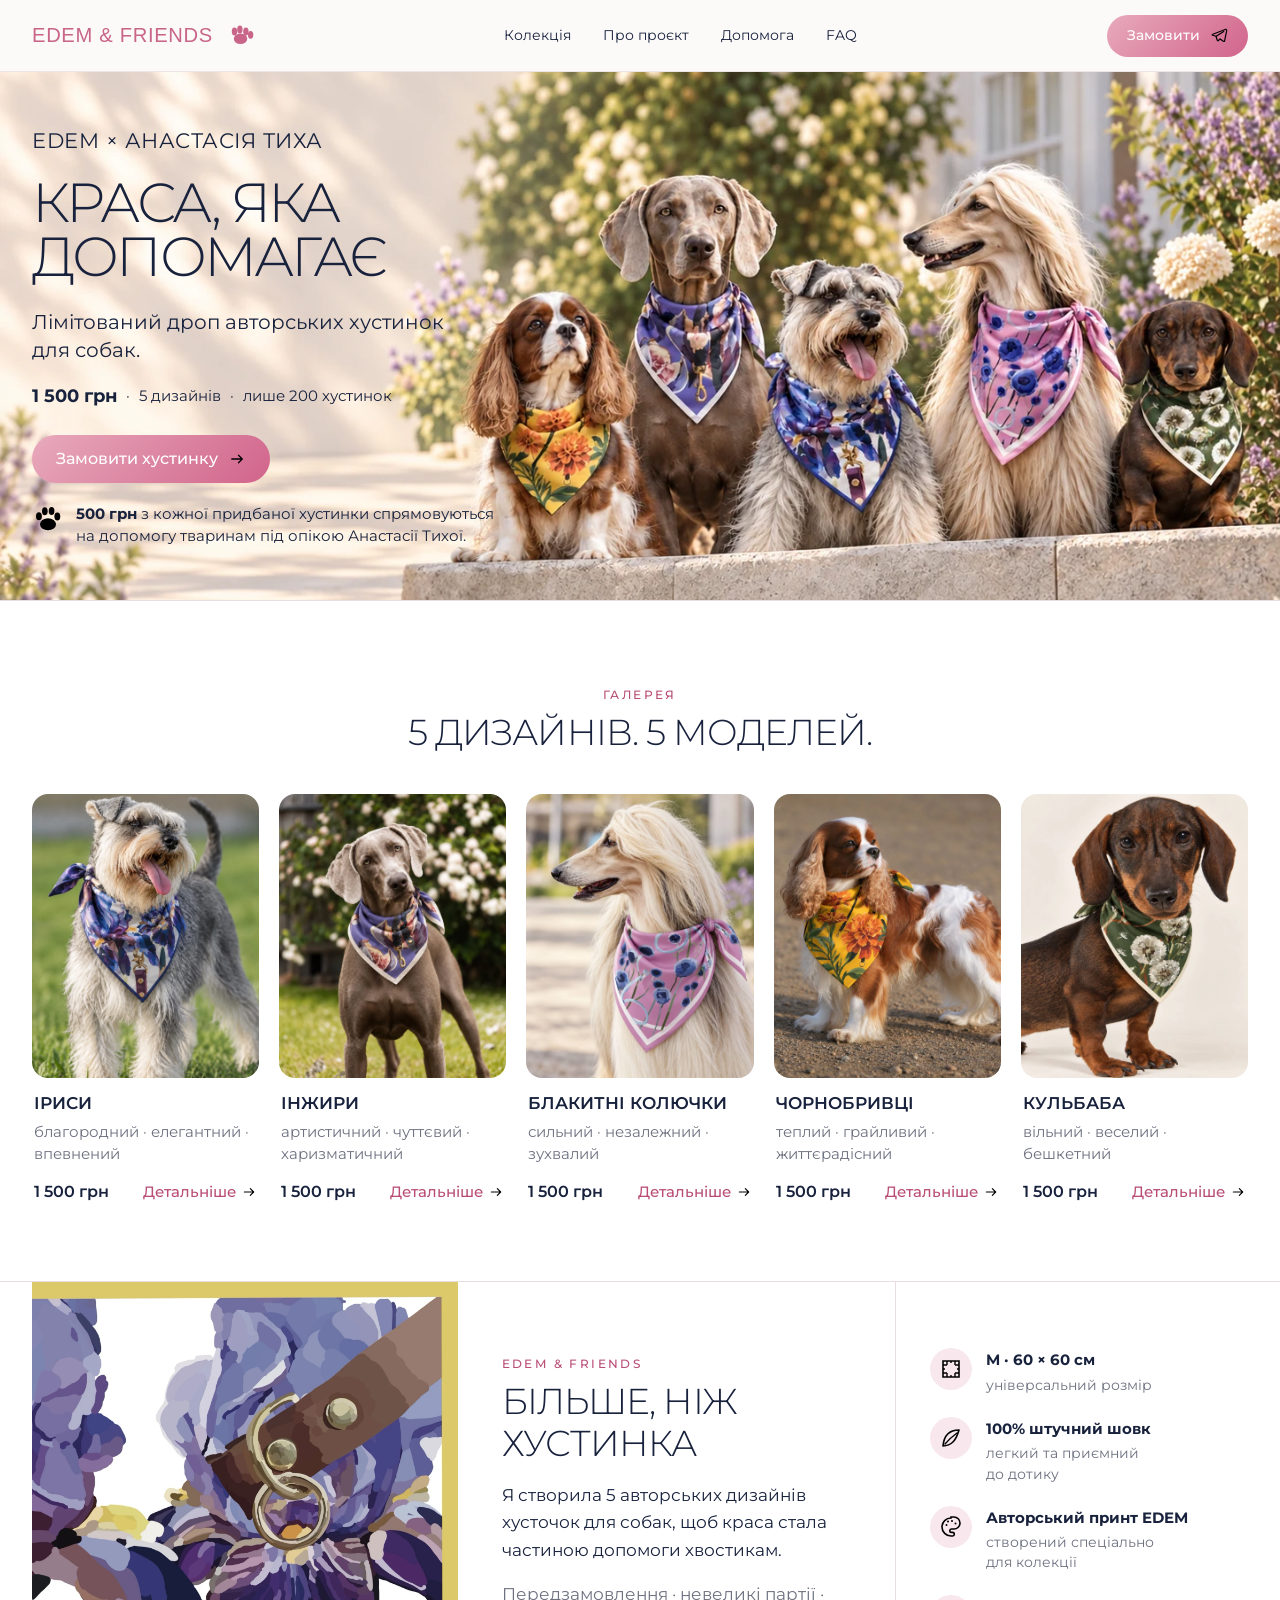
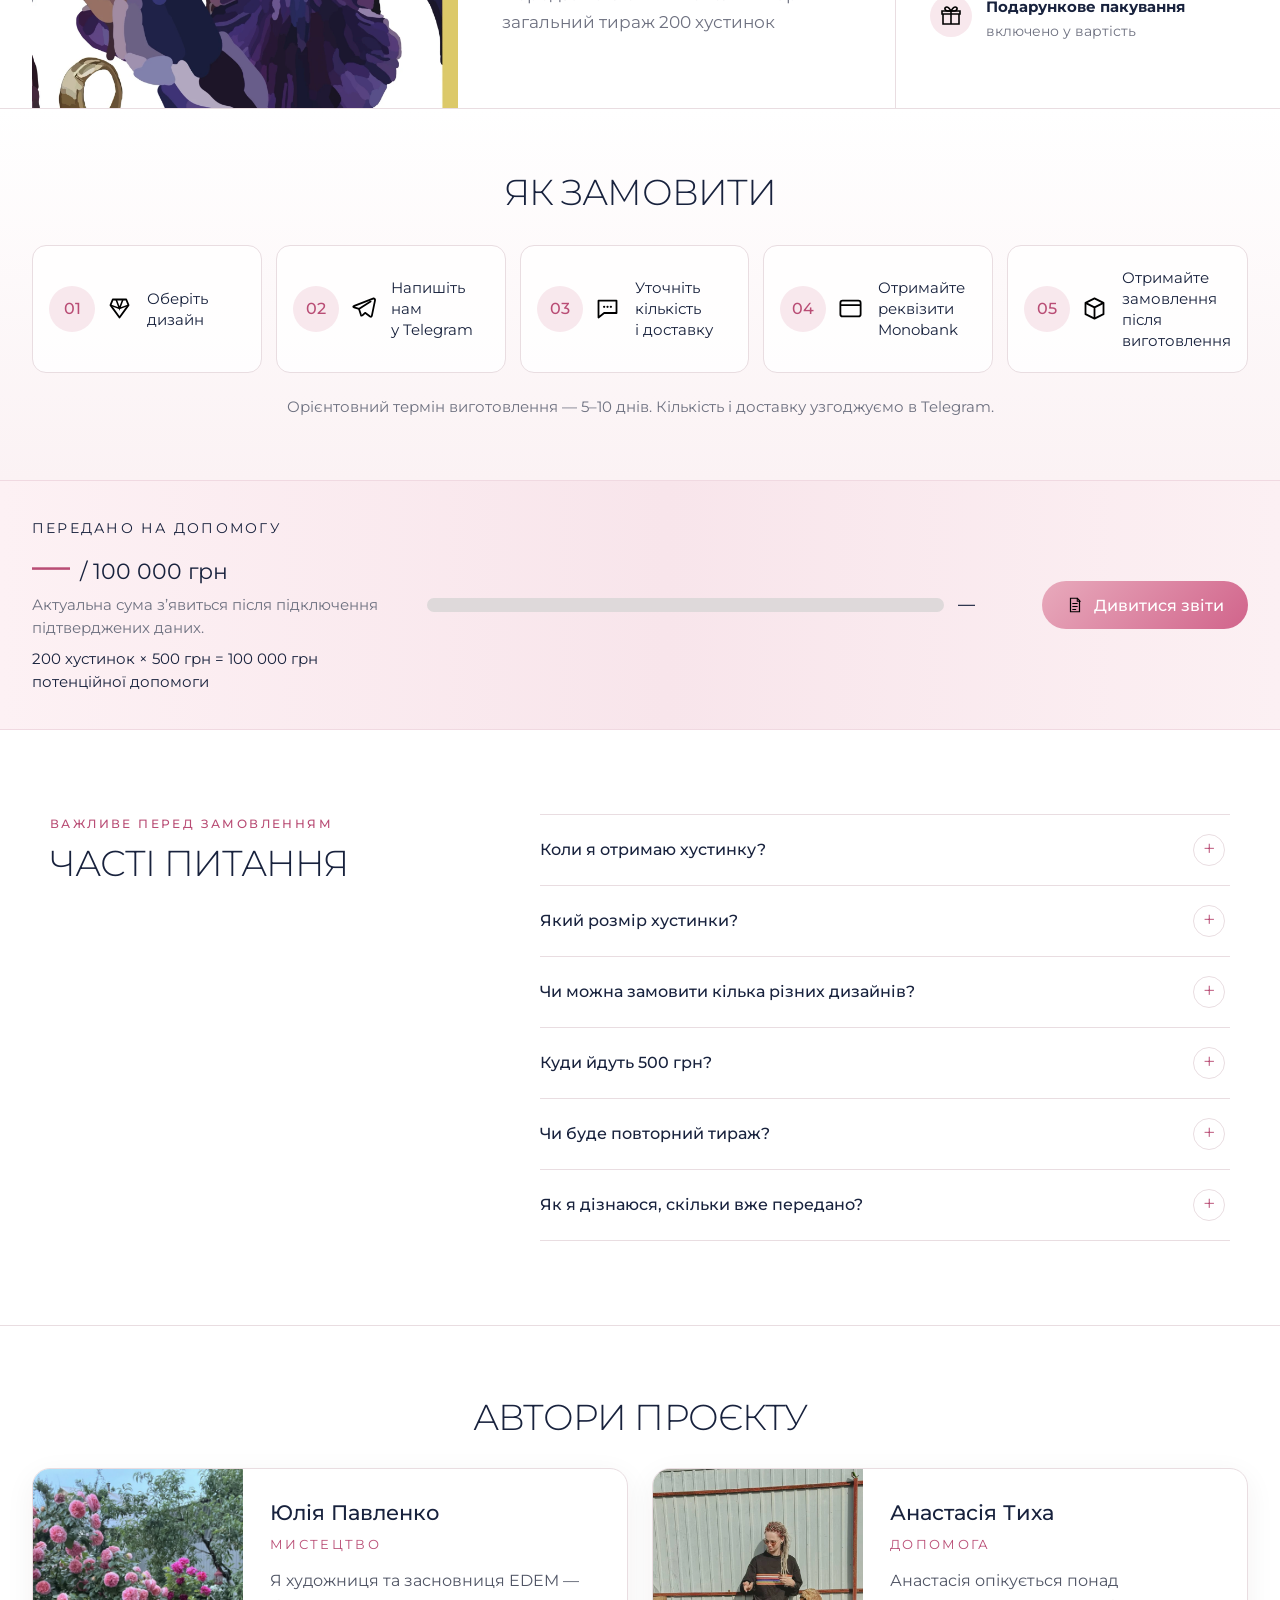
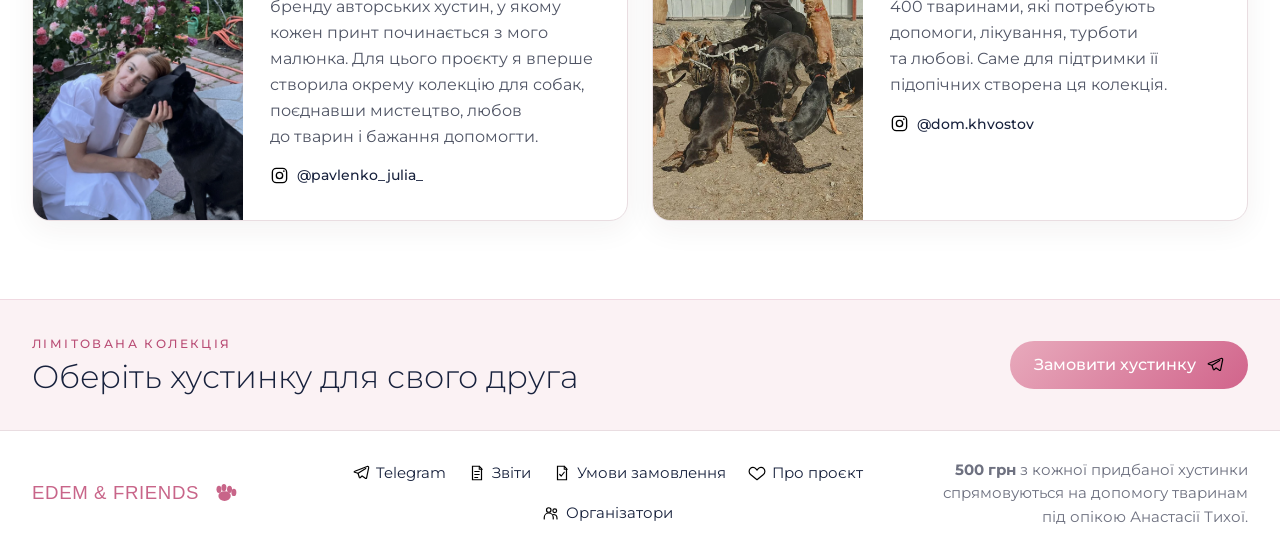
<file: index.html>
<!doctype html>
<html lang="uk">
<head>
  <meta charset="utf-8">
  <meta name="viewport" content="width=device-width, initial-scale=1, viewport-fit=cover">
  <title>EDEM &amp; FRIENDS — Краса, яка допомагає</title>
  <meta name="description" content="Лімітована колекція авторських хустинок для собак. 500 грн з кожної придбаної хустинки спрямовуються на допомогу тваринам під опікою Анастасії Тихої.">
  <meta name="theme-color" content="#fcfaf9">
  <meta property="og:locale" content="uk_UA">
  <meta property="og:title" content="EDEM &amp; FRIENDS — Краса, яка допомагає">
  <meta property="og:description" content="5 авторських дизайнів для собак. 500 грн з кожної хустинки — на допомогу тваринам.">
  <meta property="og:image" content="assets/images/og/telegram-preview-1200x630.jpg">
  <meta property="og:image:width" content="1200">
  <meta property="og:image:height" content="630">
  <meta property="og:image:alt" content="EDEM &amp; FRIENDS — п’ять собак в авторських хустинках">
  <meta property="og:type" content="website">
  <link rel="icon" href="assets/icons/paw.svg" type="image/svg+xml">
  <link rel="preload" href="assets/images/hero/hero-five-dogs-original.webp" as="image" media="(min-width: 981px)">
  <link rel="preload" href="assets/images/hero/hero-five-dogs-mobile.webp" as="image" media="(max-width: 980px)">
  <link rel="stylesheet" href="css/styles.css?v=20260924-1">
</head>
<body>
  <a class="skip-link" href="#main">Перейти до основного вмісту</a>
  <header class="site-header" data-site-header>
    <div class="container header-inner">
      <a class="brand" href="#top" aria-label="EDEM &amp; FRIENDS — на початок сторінки"><img src="assets/logo/logo-edem-friends.svg" alt="EDEM &amp; FRIENDS" width="330" height="56"></a>
      <nav class="nav" id="primary-navigation" aria-label="Головна навігація" data-navigation>
        <a href="#gallery">Колекція</a><a href="#project">Про проєкт</a><a href="#help">Допомога</a><a href="#faq">FAQ</a>
      </nav>
      <div class="header-actions">
        <a class="instagram-link" data-instagram hidden>Instagram</a>
        <a class="btn btn-primary header-order" href="https://t.me/EDEM_FRIENDS" data-telegram><span>Замовити</span><img class="icon icon-sm" src="assets/icons/telegram.svg" alt=""></a>
        <button class="mobile-menu-btn" type="button" aria-label="Відкрити меню" aria-controls="primary-navigation" aria-expanded="false" data-menu-button>
          <img class="icon menu-open-icon" src="assets/icons/menu.svg" alt=""><img class="icon menu-close-icon" src="assets/icons/close.svg" alt="">
        </button>
      </div>
    </div>
  </header>

  <main id="main">
    <section class="hero" id="top" aria-labelledby="hero-title">
      <picture class="hero-media">
        <source media="(max-width: 980px)" srcset="assets/images/hero/hero-five-dogs-mobile.webp" type="image/webp">
        <source srcset="assets/images/hero/hero-five-dogs-original.webp" type="image/webp">
        <img src="assets/images/hero/hero-five-dogs-original.jpg" alt="П’ять собак в авторських хустинках EDEM &amp; FRIENDS" width="2048" height="701">
      </picture>
      <div class="container hero-inner">
        <div class="hero-copy">
          <p class="hero-kicker">EDEM × АНАСТАСІЯ ТИХА</p>
          <h1 id="hero-title">КРАСА, ЯКА<br>ДОПОМАГАЄ</h1>
          <p class="hero-lead">Лімітований дроп авторських хустинок для собак.</p>
          <p class="hero-meta"><strong>1 500 грн</strong><span aria-hidden="true">·</span><span>5 дизайнів</span><span aria-hidden="true">·</span><span>лише 200 хустинок</span></p>
          <a class="btn btn-primary hero-order" href="https://t.me/EDEM_FRIENDS" data-telegram>Замовити хустинку <img class="icon icon-sm" src="assets/icons/arrow-right.svg" alt=""></a>
          <p class="hero-help"><img class="icon" src="assets/icons/paw.svg" alt=""><span><strong>500 грн</strong> з кожної придбаної хустинки спрямовуються на допомогу тваринам під опікою Анастасії Тихої.</span></p>
        </div>
      </div>
    </section>

    <section class="gallery-section" id="gallery" aria-labelledby="gallery-title">
      <div class="container">
        <header class="gallery-heading"><p class="eyebrow">ГАЛЕРЕЯ</p><h2 class="section-title" id="gallery-title">5 ДИЗАЙНІВ. 5 МОДЕЛЕЙ.</h2></header>
        <div class="product-grid" data-product-grid></div>
        <noscript><p class="noscript-message">Увімкніть JavaScript, щоб переглянути картки хустинок.</p></noscript>
      </div>
    </section>

    <section class="about" id="project" aria-labelledby="about-title">
      <div class="container about-grid">
        <div class="about-media"><img src="assets/images/products/irysy-pattern.webp" alt="Фрагмент авторського принта хустинки «Іриси»" loading="lazy" width="1536" height="1536"></div>
        <div class="about-copy">
          <p class="eyebrow">EDEM &amp; FRIENDS</p><h2 class="section-title" id="about-title">БІЛЬШЕ, НІЖ ХУСТИНКА</h2>
          <p>Я створила 5 авторських дизайнів хусточок для собак, щоб краса стала частиною допомоги хвостикам.</p>
          <p class="about-limit">Передзамовлення · невеликі партії · загальний тираж 200 хустинок</p>
        </div>
        <div class="about-features" aria-label="Характеристики хустинок">
          <div class="feature"><div class="feature-icon"><img class="icon" src="assets/icons/ruler.svg" alt=""></div><div><strong>M · 60 × 60 см</strong><span>універсальний розмір</span></div></div>
          <div class="feature"><div class="feature-icon"><img class="icon" src="assets/icons/fabric.svg" alt=""></div><div><strong>100% штучний шовк</strong><span>легкий та приємний до дотику</span></div></div>
          <div class="feature"><div class="feature-icon"><img class="icon" src="assets/icons/palette.svg" alt=""></div><div><strong>Авторський принт EDEM</strong><span>створений спеціально для колекції</span></div></div>
          <div class="feature"><div class="feature-icon"><img class="icon" src="assets/icons/gift.svg" alt=""></div><div><strong>Подарункове пакування</strong><span>включено у вартість</span></div></div>
        </div>
      </div>
    </section>

    <section class="how" id="order" aria-labelledby="order-title">
      <div class="container">
        <h2 class="section-title" id="order-title">ЯК ЗАМОВИТИ</h2>
        <ol class="steps">
          <li class="step"><span class="step-num">01</span><img class="icon" src="assets/icons/design.svg" alt=""><span>Оберіть дизайн</span></li>
          <li class="step"><span class="step-num">02</span><img class="icon" src="assets/icons/telegram.svg" alt=""><span>Напишіть нам у Telegram</span></li>
          <li class="step"><span class="step-num">03</span><img class="icon" src="assets/icons/chat.svg" alt=""><span>Уточніть кількість і доставку</span></li>
          <li class="step"><span class="step-num">04</span><img class="icon" src="assets/icons/card.svg" alt=""><span>Отримайте реквізити Monobank</span></li>
          <li class="step"><span class="step-num">05</span><img class="icon" src="assets/icons/box.svg" alt=""><span>Отримайте замовлення після виготовлення</span></li>
        </ol>
        <p class="order-note">Орієнтовний термін виготовлення — 5–10 днів. Кількість і доставку узгоджуємо в Telegram.</p>
      </div>
    </section>

    <section class="progress-section" id="help" aria-labelledby="progress-title">
      <div class="container progress-inner">
        <div class="progress-copy">
          <p class="progress-label" id="progress-title">ПЕРЕДАНО НА ДОПОМОГУ</p>
          <p class="progress-amount"><strong data-raised>—</strong> <span>/ <span data-goal>100 000</span> грн</span></p>
          <p class="progress-note" data-progress-note>Актуальна сума з’явиться після підключення підтверджених даних.</p>
          <p class="progress-potential">200 хустинок × 500 грн = 100 000 грн потенційної допомоги</p>
        </div>
        <div class="progress-meter-wrap">
          <div class="progress-track" role="progressbar" aria-label="Прогрес допомоги" aria-valuemin="0" aria-valuemax="100000" data-progress-track><div class="progress-fill" data-progress-fill></div></div>
          <span class="progress-percent" data-progress-percent>—</span>
        </div>
        <div class="progress-actions"><a class="btn btn-primary" data-reports hidden><img class="icon icon-sm" src="assets/icons/report.svg" alt="">Дивитися звіти</a></div>
      </div>
    </section>

    <section class="faq" id="faq" aria-labelledby="faq-title">
      <div class="container-narrow faq-layout">
        <header class="faq-heading"><p class="eyebrow">ВАЖЛИВЕ ПЕРЕД ЗАМОВЛЕННЯМ</p><h2 class="section-title" id="faq-title">ЧАСТІ ПИТАННЯ</h2></header>
        <div class="faq-list">
          <details><summary>Коли я отримаю хустинку?</summary><p>Хустинки виготовляються після отримання замовлень невеликими партіями. Орієнтовний термін виготовлення — 5–10 днів. Термін доставки залежить від перевізника.</p></details>
          <details><summary>Який розмір хустинки?</summary><p>60 × 60 см. Розмір підходить для собак різних порід та розмірів.</p></details>
          <details><summary>Чи можна замовити кілька різних дизайнів?</summary><p>Так. Ви можете обрати будь-яку кількість хустинок та поєднувати різні дизайни.</p></details>
          <details><summary>Куди йдуть 500 грн?</summary><p>500 грн з кожної проданої хустинки передаються на підтримку тварин під опікою Анастасії Тихої.</p></details>
          <details><summary>Чи буде повторний тираж?</summary><p>Ні. Загальний тираж колекції — 200 хустинок. Після завершення ліміту дизайни не виготовлятимуться повторно.</p></details>
          <details><summary>Як я дізнаюся, скільки вже передано?</summary><p>Ми оновлюємо суму після переказів та публікуємо підтвердження.</p></details>
        </div>
      </div>
    </section>

    <section class="authors" id="authors" aria-labelledby="authors-title">
      <div class="container">
        <h2 class="section-title" id="authors-title">АВТОРИ ПРОЄКТУ</h2>
        <div class="author-grid">
          <article class="author-card author-card-julia">
            <img class="author-photo" src="assets/images/people/julia-pavlenko.webp" alt="Юлія Павленко" loading="lazy" width="1206" height="1600">
            <div class="author-body"><h3>Юлія Павленко</h3><p class="author-role">МИСТЕЦТВО</p><p>Я художниця та засновниця EDEM — бренду авторських хустин, у якому кожен принт починається з мого малюнка. Для цього проєкту я вперше створила окрему колекцію для собак, поєднавши мистецтво, любов до тварин і бажання допомогти.</p><a class="social-inline" href="https://www.instagram.com/pavlenko_julia_" target="_blank" rel="noopener"><img class="icon" src="assets/icons/instagram.svg" alt="">@pavlenko_julia_</a></div>
          </article>
          <article class="author-card">
            <img class="author-photo" src="assets/images/people/anastasiia-tykha.webp" alt="Анастасія Тиха" loading="lazy" width="960" height="1280">
            <div class="author-body"><h3>Анастасія Тиха</h3><p class="author-role">ДОПОМОГА</p><p>Анастасія опікується понад 400 тваринами, які потребують допомоги, лікування, турботи та любові. Саме для підтримки її підопічних створена ця колекція.</p><a class="social-inline" href="https://www.instagram.com/dom.khvostov" target="_blank" rel="noopener"><img class="icon" src="assets/icons/instagram.svg" alt="">@dom.khvostov</a></div>
          </article>
        </div>
      </div>
    </section>

    <section class="final-cta" aria-label="Замовити хустинку">
      <div class="container final-cta-inner"><div><p class="eyebrow">ЛІМІТОВАНА КОЛЕКЦІЯ</p><h2>Оберіть хустинку для свого друга</h2></div><a class="btn btn-primary" href="https://t.me/EDEM_FRIENDS" data-telegram>Замовити хустинку <img class="icon icon-sm" src="assets/icons/telegram.svg" alt=""></a></div>
    </section>
  </main>

  <footer class="site-footer">
    <div class="container footer-inner">
      <a class="brand footer-brand" href="#top" aria-label="EDEM &amp; FRIENDS — на початок сторінки"><img src="assets/logo/logo-edem-friends.svg" alt="EDEM &amp; FRIENDS" width="330" height="56"></a>
      <nav class="footer-links" aria-label="Навігація в підвалі">
        <a href="https://t.me/EDEM_FRIENDS" data-telegram><img class="icon" src="assets/icons/telegram.svg" alt="">Telegram</a>
        <a data-instagram hidden><img class="icon" src="assets/icons/instagram.svg" alt="">Instagram</a>
        <a data-reports hidden><img class="icon" src="assets/icons/report.svg" alt="">Звіти</a>
        <a href="terms.html"><img class="icon" src="assets/icons/terms.svg" alt="">Умови замовлення</a>
        <a href="#project"><img class="icon" src="assets/icons/heart.svg" alt="">Про проєкт</a><a href="#authors"><img class="icon" src="assets/icons/people.svg" alt="">Організатори</a>
      </nav>
      <p class="footer-note"><strong>500 грн</strong> з кожної придбаної хустинки спрямовуються на допомогу тваринам під опікою Анастасії Тихої.</p>
    </div>
  </footer>

  <div class="modal-backdrop" data-modal-backdrop aria-hidden="true">
    <section class="product-modal" data-product-modal role="dialog" aria-modal="true" aria-labelledby="modal-title" aria-describedby="modal-description">
      <button class="modal-close" type="button" data-modal-close aria-label="Закрити картку хустинки"><img class="icon" src="assets/icons/close.svg" alt=""></button>
      <div class="modal-grid">
        <div class="modal-gallery">
          <div class="modal-main-wrap" data-swipe-target>
            <img src="assets/images/products/irysy-main.webp" alt="" data-modal-main-image width="1024" height="1536" draggable="false">
            <button class="gallery-control prev" type="button" data-gallery-prev aria-label="Попереднє фото"><img class="icon" src="assets/icons/chevron-left.svg" alt=""></button>
            <button class="gallery-control next" type="button" data-gallery-next aria-label="Наступне фото"><img class="icon" src="assets/icons/chevron-right.svg" alt=""></button>
            <button class="gallery-expand" type="button" data-gallery-expand aria-label="Відкрити фото на весь екран"><img class="icon" src="assets/icons/expand.svg" alt=""></button>
            <span class="gallery-status" data-gallery-status aria-live="polite"></span>
          </div>
          <div class="modal-thumbs" data-modal-thumbs></div>
        </div>
        <div class="modal-info">
          <p class="modal-eyebrow">ЛІМІТОВАНА КОЛЕКЦІЯ</p><h2 class="modal-title" id="modal-title" data-modal-title>ІРИСИ</h2><p class="modal-price" data-modal-price>1 500 грн</p><p class="modal-character" data-modal-character>Для собак із благородним характером.</p>
          <div class="modal-facts">
            <div class="modal-fact"><div class="modal-fact-icon"><img class="icon" src="assets/icons/ruler.svg" alt=""></div><div><strong>M · 60 × 60 см</strong><span>універсальний розмір</span></div></div>
            <div class="modal-fact"><div class="modal-fact-icon"><img class="icon" src="assets/icons/fabric.svg" alt=""></div><div><strong>100% штучний шовк</strong><span>легкий та приємний до дотику</span></div></div>
            <div class="modal-fact"><div class="modal-fact-icon"><img class="icon" src="assets/icons/gift.svg" alt=""></div><div><strong>Подарункове пакування включено</strong><span>без іменних бірок</span></div></div>
            <div class="modal-fact charity-fact"><div class="modal-fact-icon"><img class="icon" src="assets/icons/paw.svg" alt=""></div><div><strong>500 грн з кожної придбаної хустинки</strong><span>спрямовуються на допомогу тваринам під опікою Анастасії Тихої</span></div></div>
          </div>
          <p class="modal-description" id="modal-description" data-modal-description></p><p class="modal-mood"><strong>Настрій:</strong> <span data-modal-mood></span></p>
          <a class="btn btn-primary modal-cta" href="https://t.me/EDEM_FRIENDS" data-modal-order>Замовити хустинку <img class="icon icon-sm" src="assets/icons/arrow-right.svg" alt=""></a>
          <p class="preorder-note">Передзамовлення · виготовлення невеликими партіями · орієнтовно 5–10 днів</p>
          <a class="modal-telegram" href="https://t.me/EDEM_FRIENDS" data-telegram><img class="icon" src="assets/icons/telegram.svg" alt="">Є питання? Напишіть нам у Telegram</a>
        </div>
      </div>
    </section>
  </div>

  <script src="js/config.js?v=20260923-1"></script><script src="js/products.js?v=20260917-9"></script><script src="js/app.js?v=20260917-5"></script>
</body>
</html>
</file>
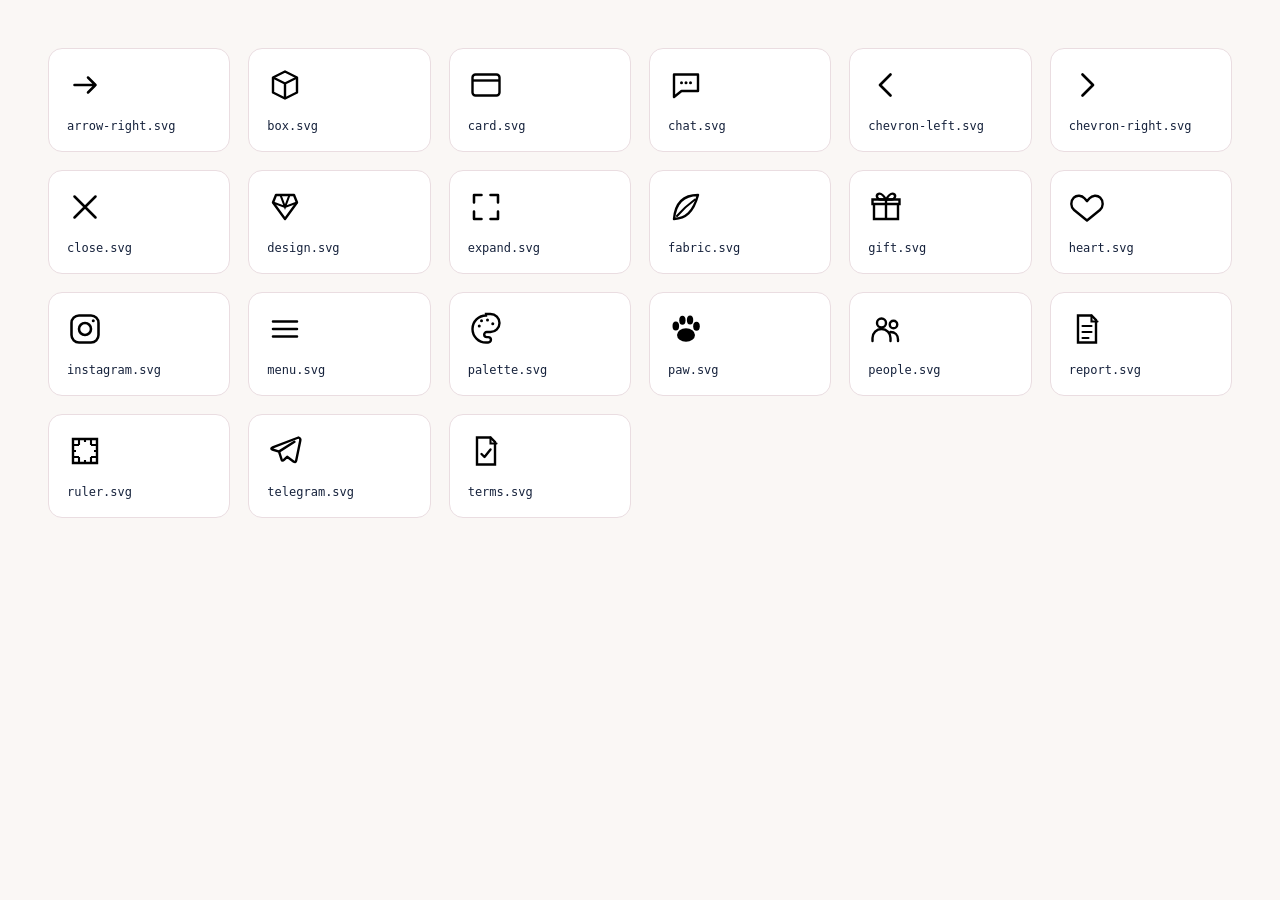
<file: assets/icons/index.html>
<!doctype html><html lang="uk"><meta charset="utf-8"><title>EDEM icons</title><style>body{font-family:Arial;padding:40px;background:#faf7f5;color:#16223c}.g{display:grid;grid-template-columns:repeat(auto-fill,minmax(160px,1fr));gap:18px}.i{background:white;border:1px solid #eadde1;border-radius:14px;padding:18px}.i img{width:36px;height:36px;filter:none}.i code{display:block;margin-top:12px;font-size:12px}</style><div class="g">
<div class='i'><img src='arrow-right.svg'><code>arrow-right.svg</code></div>
<div class='i'><img src='box.svg'><code>box.svg</code></div>
<div class='i'><img src='card.svg'><code>card.svg</code></div>
<div class='i'><img src='chat.svg'><code>chat.svg</code></div>
<div class='i'><img src='chevron-left.svg'><code>chevron-left.svg</code></div>
<div class='i'><img src='chevron-right.svg'><code>chevron-right.svg</code></div>
<div class='i'><img src='close.svg'><code>close.svg</code></div>
<div class='i'><img src='design.svg'><code>design.svg</code></div>
<div class='i'><img src='expand.svg'><code>expand.svg</code></div>
<div class='i'><img src='fabric.svg'><code>fabric.svg</code></div>
<div class='i'><img src='gift.svg'><code>gift.svg</code></div>
<div class='i'><img src='heart.svg'><code>heart.svg</code></div>
<div class='i'><img src='instagram.svg'><code>instagram.svg</code></div>
<div class='i'><img src='menu.svg'><code>menu.svg</code></div>
<div class='i'><img src='palette.svg'><code>palette.svg</code></div>
<div class='i'><img src='paw.svg'><code>paw.svg</code></div>
<div class='i'><img src='people.svg'><code>people.svg</code></div>
<div class='i'><img src='report.svg'><code>report.svg</code></div>
<div class='i'><img src='ruler.svg'><code>ruler.svg</code></div>
<div class='i'><img src='telegram.svg'><code>telegram.svg</code></div>
<div class='i'><img src='terms.svg'><code>terms.svg</code></div>
</div></html>
</file>
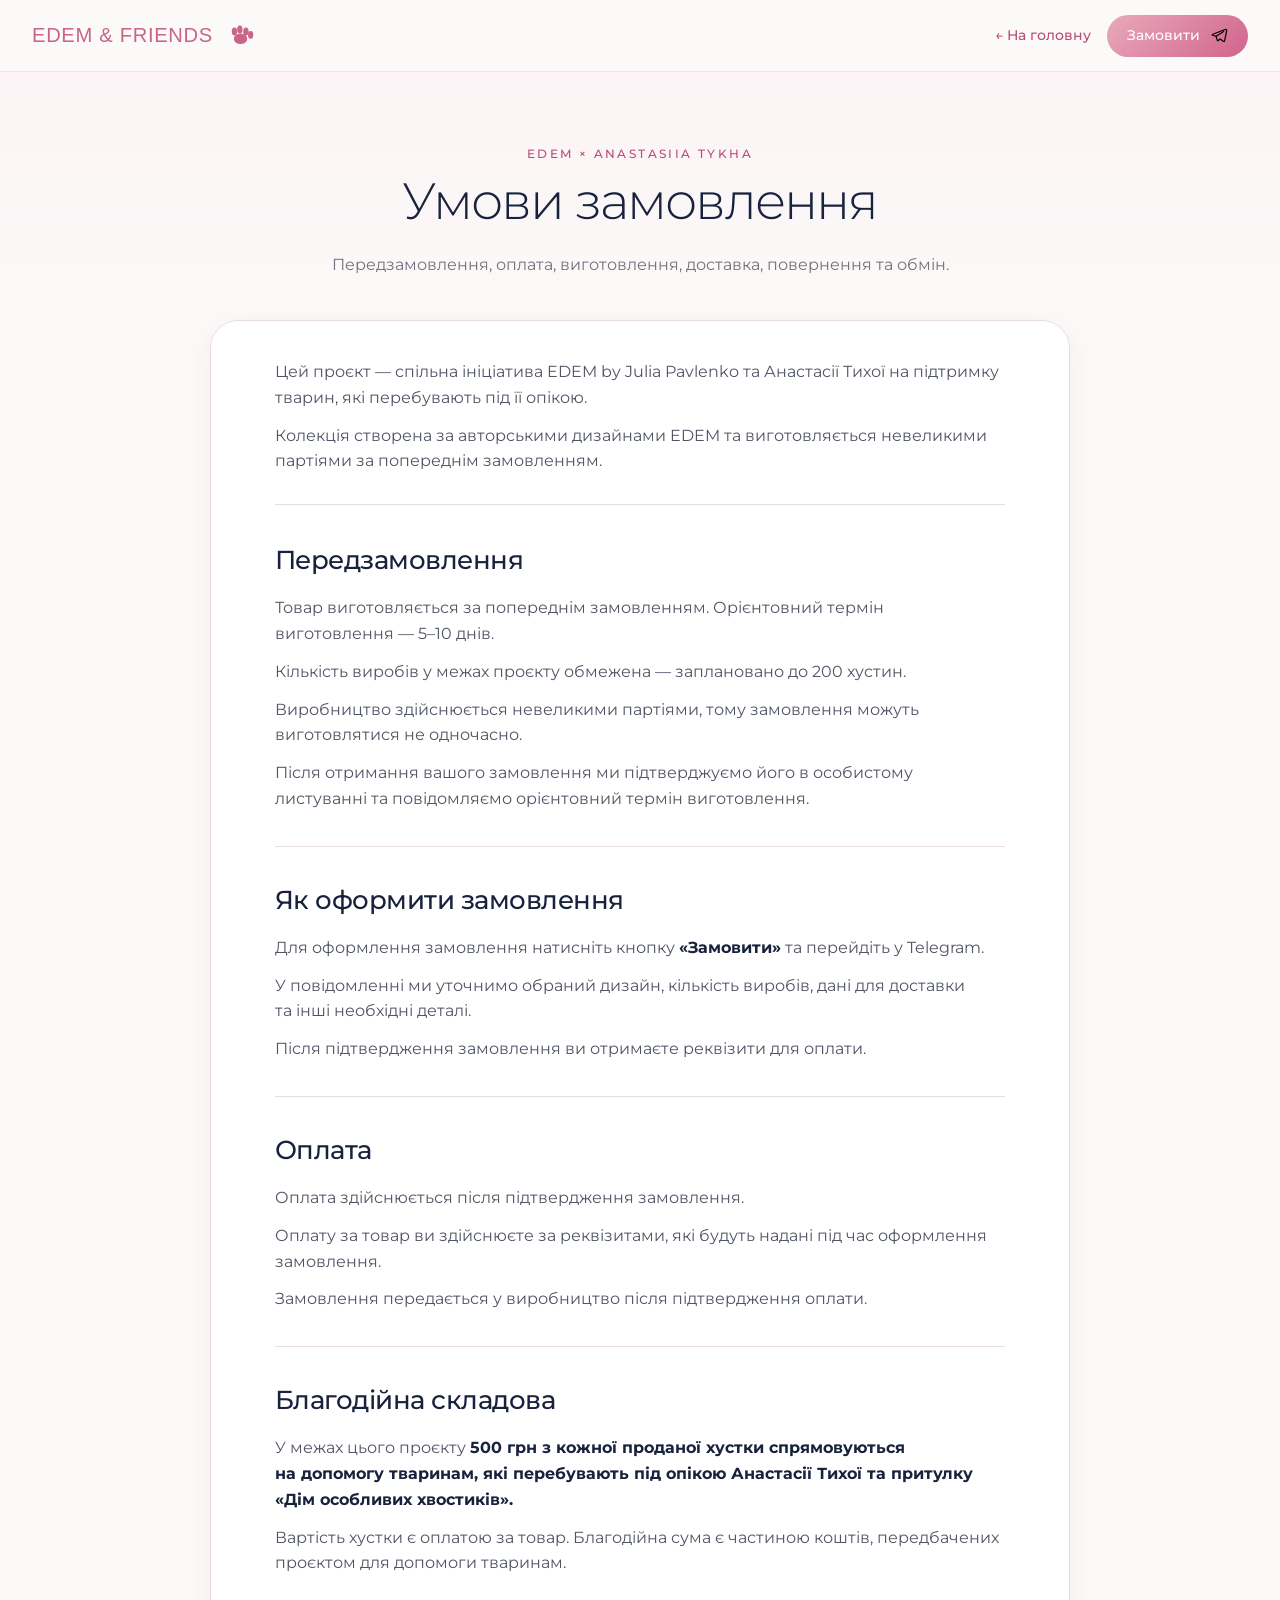
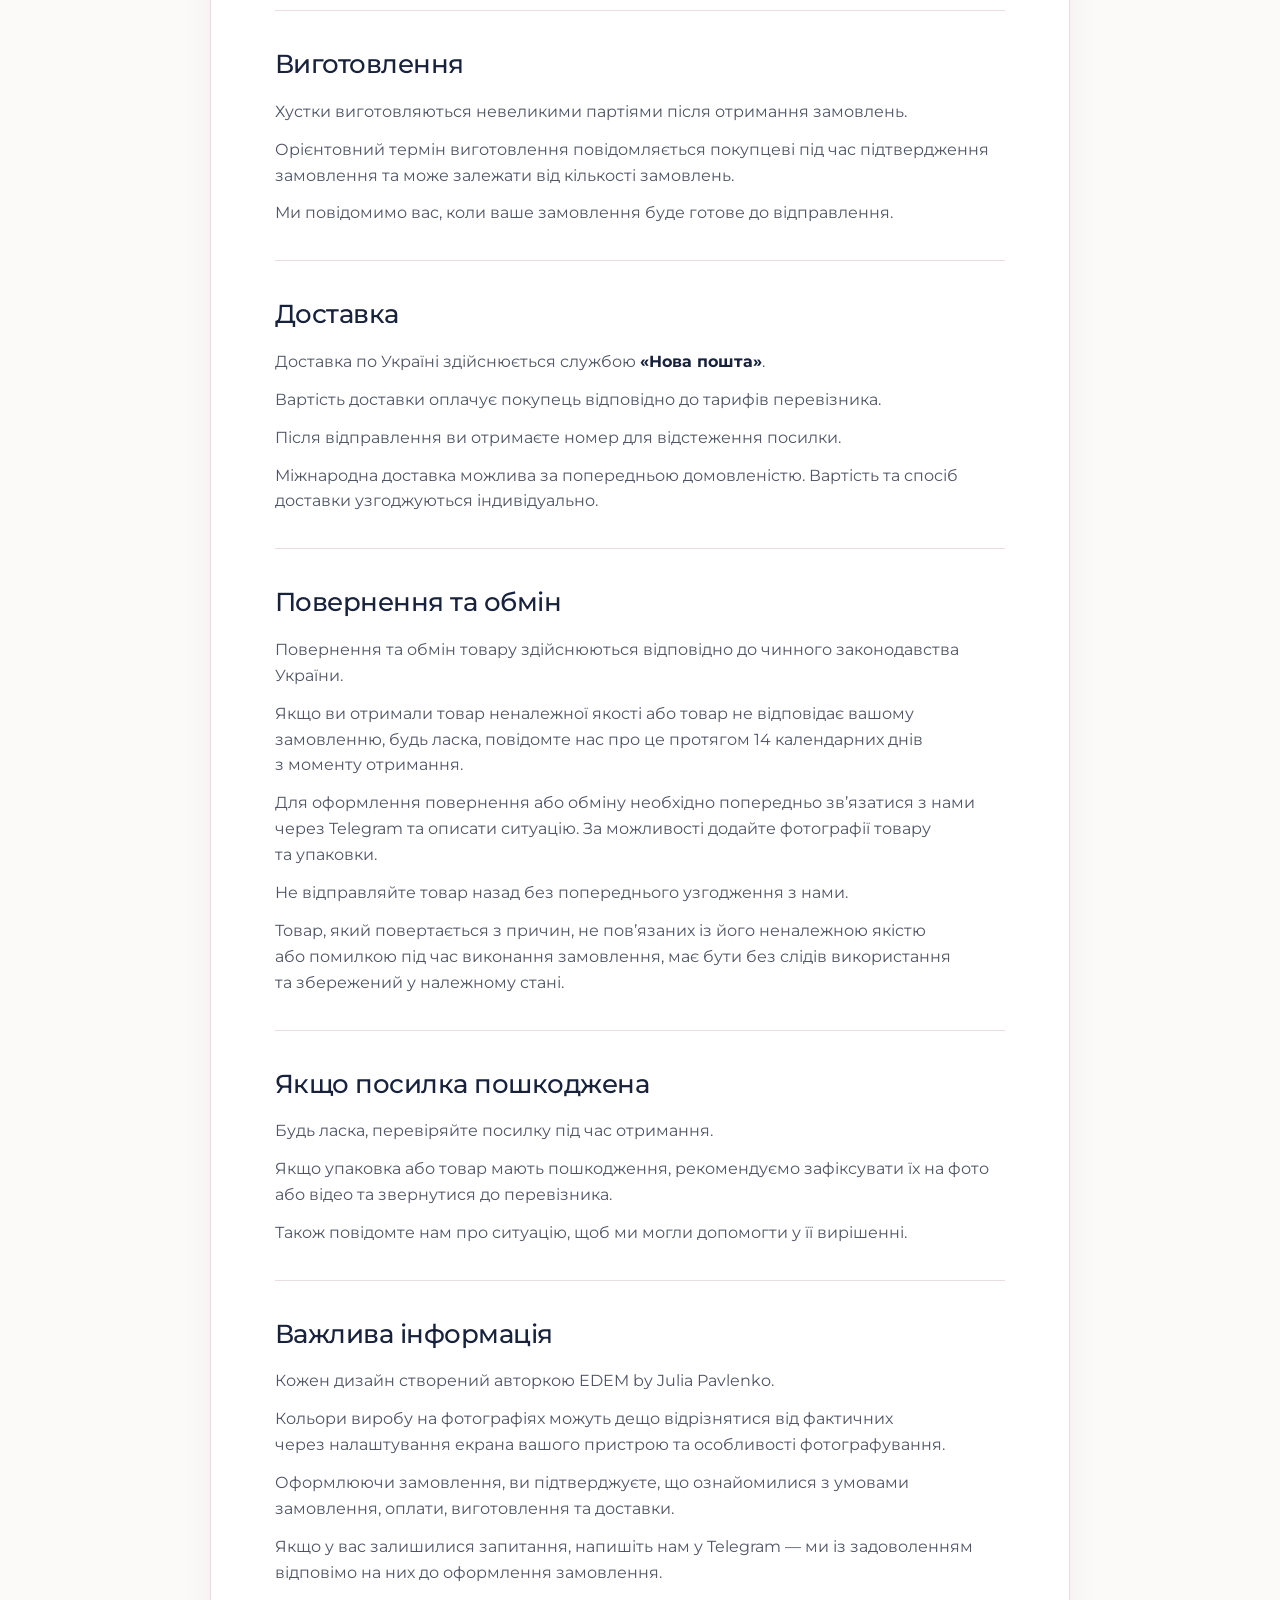
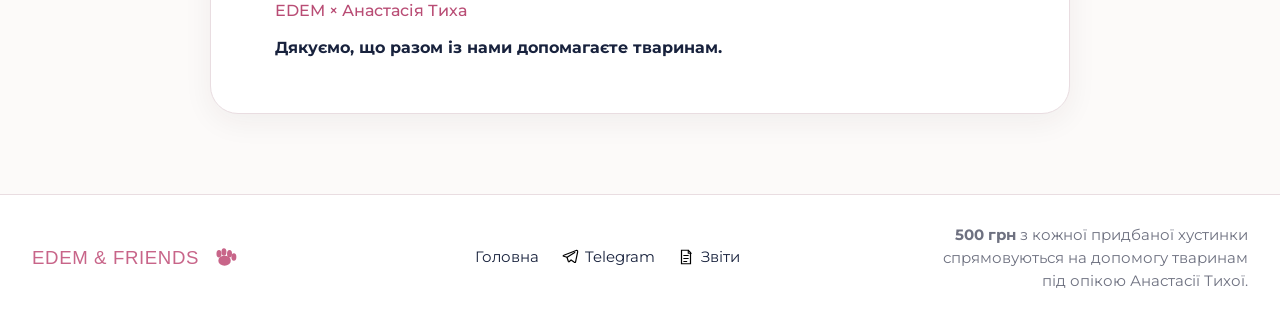
<file: terms.html>
<!doctype html>
<html lang="uk">
<head>
  <meta charset="utf-8">
  <meta name="viewport" content="width=device-width, initial-scale=1, viewport-fit=cover">
  <title>Умови замовлення — EDEM &amp; FRIENDS</title>
  <meta name="description" content="Умови передзамовлення, оплати, виготовлення, доставки, повернення та обміну EDEM × Anastasiia Tykha.">
  <meta name="theme-color" content="#fcfaf9">
  <link rel="icon" href="assets/icons/paw.svg" type="image/svg+xml">
  <link rel="stylesheet" href="css/styles.css?v=20260924-1">
</head>
<body class="terms-page">
  <a class="skip-link" href="#main">Перейти до основного вмісту</a>
  <header class="site-header">
    <div class="container header-inner">
      <a class="brand" href="index.html" aria-label="EDEM &amp; FRIENDS — на головну сторінку"><img src="assets/logo/logo-edem-friends.svg" alt="EDEM &amp; FRIENDS" width="330" height="56"></a>
      <div class="header-actions">
        <a class="terms-back" href="index.html">← На головну</a>
        <a class="btn btn-primary header-order" href="https://t.me/EDEM_FRIENDS" data-telegram><span>Замовити</span><img class="icon icon-sm" src="assets/icons/telegram.svg" alt=""></a>
      </div>
    </div>
  </header>

  <main id="main">
    <header class="terms-hero container-narrow">
      <p class="eyebrow">EDEM × ANASTASIIA TYKHA</p>
      <h1>Умови замовлення</h1>
      <p>Передзамовлення, оплата, виготовлення, доставка, повернення та обмін.</p>
    </header>

    <article class="terms-content">
      <div class="terms-intro">
        <p>Цей проєкт — спільна ініціатива EDEM by Julia Pavlenko та Анастасії Тихої на підтримку тварин, які перебувають під її опікою.</p>
        <p>Колекція створена за авторськими дизайнами EDEM та виготовляється невеликими партіями за попереднім замовленням.</p>
      </div>

      <section class="terms-section">
        <h2>Передзамовлення</h2>
        <p>Товар виготовляється за попереднім замовленням. Орієнтовний термін виготовлення — 5–10 днів.</p>
        <p>Кількість виробів у межах проєкту обмежена — заплановано до 200 хустин.</p>
        <p>Виробництво здійснюється невеликими партіями, тому замовлення можуть виготовлятися не одночасно.</p>
        <p>Після отримання вашого замовлення ми підтверджуємо його в особистому листуванні та повідомляємо орієнтовний термін виготовлення.</p>
      </section>

      <section class="terms-section">
        <h2>Як оформити замовлення</h2>
        <p>Для оформлення замовлення натисніть кнопку <strong>«Замовити»</strong> та перейдіть у Telegram.</p>
        <p>У повідомленні ми уточнимо обраний дизайн, кількість виробів, дані для доставки та інші необхідні деталі.</p>
        <p>Після підтвердження замовлення ви отримаєте реквізити для оплати.</p>
      </section>

      <section class="terms-section">
        <h2>Оплата</h2>
        <p>Оплата здійснюється після підтвердження замовлення.</p>
        <p>Оплату за товар ви здійснюєте за реквізитами, які будуть надані під час оформлення замовлення.</p>
        <p>Замовлення передається у виробництво після підтвердження оплати.</p>
      </section>

      <section class="terms-section">
        <h2>Благодійна складова</h2>
        <p>У межах цього проєкту <strong>500 грн з кожної проданої хустки спрямовуються на допомогу тваринам, які перебувають під опікою Анастасії Тихої та притулку «Дім особливих хвостиків».</strong></p>
        <p>Вартість хустки є оплатою за товар. Благодійна сума є частиною коштів, передбачених проєктом для допомоги тваринам.</p>
      </section>

      <section class="terms-section">
        <h2>Виготовлення</h2>
        <p>Хустки виготовляються невеликими партіями після отримання замовлень.</p>
        <p>Орієнтовний термін виготовлення повідомляється покупцеві під час підтвердження замовлення та може залежати від кількості замовлень.</p>
        <p>Ми повідомимо вас, коли ваше замовлення буде готове до відправлення.</p>
      </section>

      <section class="terms-section">
        <h2>Доставка</h2>
        <p>Доставка по Україні здійснюється службою <strong>«Нова пошта»</strong>.</p>
        <p>Вартість доставки оплачує покупець відповідно до тарифів перевізника.</p>
        <p>Після відправлення ви отримаєте номер для відстеження посилки.</p>
        <p>Міжнародна доставка можлива за попередньою домовленістю. Вартість та спосіб доставки узгоджуються індивідуально.</p>
      </section>

      <section class="terms-section">
        <h2>Повернення та обмін</h2>
        <p>Повернення та обмін товару здійснюються відповідно до чинного законодавства України.</p>
        <p>Якщо ви отримали товар неналежної якості або товар не відповідає вашому замовленню, будь ласка, повідомте нас про це протягом 14 календарних днів з моменту отримання.</p>
        <p>Для оформлення повернення або обміну необхідно попередньо зв’язатися з нами через Telegram та описати ситуацію. За можливості додайте фотографії товару та упаковки.</p>
        <p>Не відправляйте товар назад без попереднього узгодження з нами.</p>
        <p>Товар, який повертається з причин, не пов’язаних із його неналежною якістю або помилкою під час виконання замовлення, має бути без слідів використання та збережений у належному стані.</p>
      </section>

      <section class="terms-section">
        <h2>Якщо посилка пошкоджена</h2>
        <p>Будь ласка, перевіряйте посилку під час отримання.</p>
        <p>Якщо упаковка або товар мають пошкодження, рекомендуємо зафіксувати їх на фото або відео та звернутися до перевізника.</p>
        <p>Також повідомте нам про ситуацію, щоб ми могли допомогти у її вирішенні.</p>
      </section>

      <section class="terms-section">
        <h2>Важлива інформація</h2>
        <p>Кожен дизайн створений авторкою EDEM by Julia Pavlenko.</p>
        <p>Кольори виробу на фотографіях можуть дещо відрізнятися від фактичних через налаштування екрана вашого пристрою та особливості фотографування.</p>
        <p>Оформлюючи замовлення, ви підтверджуєте, що ознайомилися з умовами замовлення, оплати, виготовлення та доставки.</p>
        <p>Якщо у вас залишилися запитання, напишіть нам у Telegram — ми із задоволенням відповімо на них до оформлення замовлення.</p>
        <p class="terms-closing">EDEM × Анастасія Тиха</p>
        <p><strong>Дякуємо, що разом із нами допомагаєте тваринам.</strong></p>
      </section>
    </article>
  </main>

  <footer class="site-footer">
    <div class="container footer-inner">
      <a class="brand footer-brand" href="index.html" aria-label="EDEM &amp; FRIENDS — на головну сторінку"><img src="assets/logo/logo-edem-friends.svg" alt="EDEM &amp; FRIENDS" width="330" height="56"></a>
      <nav class="footer-links" aria-label="Навігація в підвалі">
        <a href="index.html">Головна</a>
        <a href="https://t.me/EDEM_FRIENDS" data-telegram><img class="icon" src="assets/icons/telegram.svg" alt="">Telegram</a>
        <a data-reports hidden><img class="icon" src="assets/icons/report.svg" alt="">Звіти</a>
      </nav>
      <p class="footer-note"><strong>500 грн</strong> з кожної придбаної хустинки спрямовуються на допомогу тваринам під опікою Анастасії Тихої.</p>
    </div>
  </footer>

  <script src="js/config.js?v=20260923-1"></script><script src="js/app.js?v=20260917-5"></script>
</body>
</html>
</file>
<file: css/styles.css>
@import url('https://fonts.googleapis.com/css2?family=Montserrat:wght@300;400;500;600;700&display=swap');
@import url('./tokens.css');

* { box-sizing: border-box; }
html { scroll-behavior: smooth; scroll-padding-top: calc(var(--header-h) + 12px); }
body { margin: 0; min-width: 320px; overflow-x: clip; background: var(--color-bg); color: var(--color-text); font-family: var(--font-sans); font-size: var(--fs-body); line-height: var(--lh-body); -webkit-font-smoothing: antialiased; }
body.modal-open, body.menu-open { overflow: hidden; }
img { display: block; max-width: 100%; }
a { color: inherit; text-decoration: none; }
button { border: 0; color: inherit; cursor: pointer; font: inherit; }
[hidden] { display: none !important; }
:focus-visible { outline: 3px solid rgba(209,100,139,.45); outline-offset: 3px; }
.skip-link { position: fixed; left: 16px; top: 10px; z-index: 200; transform: translateY(-160%); border-radius: 8px; background: var(--color-text); color: #fff; padding: 10px 14px; }
.skip-link:focus { transform: translateY(0); }
.container { width: min(var(--container), calc(100% - var(--gutter) * 2)); margin-inline: auto; }
.container-narrow { width: min(var(--container-narrow), calc(100% - var(--gutter) * 2)); margin-inline: auto; }
.eyebrow { margin: 0; color: var(--color-pink-dark); font-size: var(--fs-xs); font-weight: var(--weight-medium); letter-spacing: .2em; text-transform: uppercase; }
.section-title { margin: 0; font-size: var(--fs-h2); font-weight: var(--weight-light); letter-spacing: -.025em; line-height: var(--lh-heading); }
.icon { display: inline-block; width: 24px; height: 24px; flex: 0 0 auto; vertical-align: middle; }
.icon-sm { width: 18px; height: 18px; }
.btn { display: inline-flex; min-height: 48px; align-items: center; justify-content: center; gap: 10px; padding: 0 24px; border-radius: var(--radius-pill); font-weight: var(--weight-medium); line-height: 1.2; white-space: nowrap; transition: transform var(--transition), box-shadow var(--transition), background var(--transition); }
.btn:hover { transform: translateY(-1px); }
.btn-primary { background: linear-gradient(135deg, var(--color-pink-soft), var(--color-pink)); color: #fff; }
.btn-primary:hover { background: linear-gradient(135deg, #df95ae, var(--color-pink-dark)); box-shadow: 0 10px 24px rgba(209,100,139,.2); }

.site-header { position: sticky; top: 0; z-index: 50; height: var(--header-h); border-bottom: 1px solid rgba(233,221,225,.76); background: rgba(252,250,249,.94); backdrop-filter: blur(14px); }
.header-inner { display: flex; height: 100%; align-items: center; justify-content: space-between; gap: 24px; }
.brand { display: block; flex: 0 0 auto; }
.brand img { width: 222px; height: auto; }
.nav { display: flex; align-items: center; gap: clamp(22px,2.5vw,38px); font-size: 14px; }
.nav a, .instagram-link { transition: color var(--transition); }
.nav a:hover, .instagram-link:hover { color: var(--color-pink-dark); }
.header-actions { display: flex; align-items: center; gap: 16px; }
.instagram-link { font-size: 13px; text-decoration: underline; text-underline-offset: 4px; }
.header-order { min-height: 42px; padding-inline: 20px; font-size: 14px; }
.mobile-menu-btn { display: none; width: 42px; height: 42px; place-items: center; padding: 8px; border-radius: 50%; background: transparent; }
.menu-close-icon { display: none; }
.site-header.menu-is-open .menu-open-icon { display: none; }
.site-header.menu-is-open .menu-close-icon { display: block; }

.hero { position: relative; min-height: clamp(470px,36vw,640px); overflow: hidden; border-bottom: 1px solid var(--color-border); background: #f5eeeb; }
.hero-media { position: absolute; inset: 0; }
.hero-media img { width: 100%; height: 100%; object-fit: cover; object-position: center; }
.hero-inner { position: relative; z-index: 1; display: flex; min-height: clamp(470px,36vw,640px); align-items: center; }
.hero-copy { width: min(570px,46%); padding-block: 52px; }
.hero-kicker { margin: 0 0 18px; font-size: 21px; letter-spacing: .025em; }
.hero h1 { margin: 0; font-size: var(--fs-hero); font-weight: var(--weight-light); letter-spacing: -.05em; line-height: .98; }
.hero-lead { max-width: 490px; margin: 24px 0 0; font-size: 20px; line-height: 1.42; }
.hero-meta { display: flex; flex-wrap: wrap; align-items: center; gap: 9px; margin: 17px 0 24px; font-size: 15px; }
.hero-meta strong { font-size: 18px; }
.hero-order { min-width: 232px; }
.hero-help { display: flex; max-width: 480px; align-items: flex-start; gap: 12px; margin: 20px 0 0; font-size: 13px; line-height: 1.5; }
.hero-help .icon { width: 32px; height: 32px; color: var(--color-pink); }

.gallery-section { padding: var(--section-y) 0 72px; background: var(--color-surface); }
.gallery-heading { margin-bottom: 40px; text-align: center; }
.gallery-heading .section-title { margin-top: 7px; }
.product-grid { display: grid; grid-template-columns: repeat(5,minmax(0,1fr)); align-items: start; gap: 20px; }
.product-card { min-width: 0; }
.product-image-wrap { display: block; width: 100%; aspect-ratio: 4/5; overflow: hidden; padding: 0; border-radius: 16px; background: #f1ebe9; }
.product-image-wrap img { width: 100%; height: 100%; object-fit: cover; transition: transform .38s ease; }
.product-card:hover .product-image-wrap img { transform: scale(1.018); }
.product-card-body { padding: 15px 2px 0; }
.product-card h3 { margin: 0; font-size: 17px; font-weight: var(--weight-semibold); line-height: 1.25; }
.product-mood { min-height: 39px; margin: 7px 0 0; color: var(--color-text-muted); font-size: 12px; line-height: 1.45; }
.product-price-row { display: flex; align-items: center; justify-content: space-between; gap: 9px; margin-top: 10px; }
.product-price { font-size: 16px; font-weight: var(--weight-semibold); }
.details-button { display: inline-flex; align-items: center; gap: 5px; padding: 5px 0; background: transparent; color: var(--color-pink-dark); font-size: 12px; font-weight: var(--weight-medium); }
.details-button .icon { width: 16px; height: 16px; }
.noscript-message { text-align: center; }

.about { border-block: 1px solid var(--color-border); background: var(--color-surface); }
.about-grid { display: grid; min-height: 400px; grid-template-columns: 1.05fr 1.08fr .87fr; align-items: stretch; }
.about-media { min-width: 0; overflow: hidden; background: #eee7e5; }
.about-media img { width: 100%; height: 100%; object-fit: cover; }
.about-copy { display: flex; flex-direction: column; justify-content: center; padding: 54px 44px; }
.about-copy .section-title { margin-top: 7px; }
.about-copy > p:not(.eyebrow) { margin: 17px 0 0; font-size: 17px; }
.about-copy .about-limit { color: var(--color-text-muted); font-size: 13px; }
.about-features { display: flex; flex-direction: column; justify-content: center; gap: 22px; padding: 40px 34px; border-left: 1px solid var(--color-border); }
.feature { display: flex; align-items: flex-start; gap: 14px; }
.feature-icon { display: grid; width: 42px; height: 42px; flex: 0 0 auto; place-items: center; border-radius: 50%; background: var(--color-surface-pink); color: var(--color-pink); }
.feature strong { display: block; font-size: 13px; }
.feature span { display: block; margin-top: 2px; color: var(--color-text-muted); font-size: 12px; line-height: 1.45; }

.how { padding: 62px 0; background: linear-gradient(180deg,#fff 0%,#fbf2f4 100%); }
.how .section-title { text-align: center; }
.steps { display: grid; grid-template-columns: repeat(5,1fr); gap: 14px; margin: 32px 0 0; padding: 0; list-style: none; }
.step { display: grid; min-height: 128px; grid-template-columns: 46px 30px 1fr; align-items: center; gap: 11px; padding: 16px; border: 1px solid var(--color-border); border-radius: 14px; background: rgba(255,255,255,.84); }
.step-num { display: grid; width: 46px; height: 46px; place-items: center; border-radius: 50%; background: var(--color-surface-pink); color: var(--color-pink-dark); font-weight: var(--weight-medium); }
.step > .icon { width: 27px; height: 27px; }
.step > span:last-child { font-size: 12px; line-height: 1.4; }
.order-note { margin: 22px 0 0; color: var(--color-text-muted); font-size: 13px; text-align: center; }

.progress-section { padding: 36px 0; border-block: 1px solid #f0d9e1; background: linear-gradient(90deg,#fdf1f4 0%,#f8e5eb 52%,#fcf0f3 100%); }
.progress-inner { display: grid; grid-template-columns: minmax(330px,.9fr) minmax(360px,1.45fr) auto; align-items: center; gap: 36px; }
.progress-label { margin: 0; font-size: 12px; letter-spacing: .16em; text-transform: uppercase; }
.progress-amount { margin: 7px 0 0; color: var(--color-pink-dark); font-size: clamp(32px,3vw,50px); line-height: 1; }
.progress-amount strong { font-weight: var(--weight-medium); }
.progress-amount > span { color: var(--color-text); font-size: .56em; font-weight: var(--weight-regular); }
.progress-note, .progress-potential { margin: 9px 0 0; color: var(--color-text-muted); font-size: 12px; line-height: 1.45; }
.progress-potential { color: var(--color-text); }
.progress-meter-wrap { display: flex; align-items: center; gap: 14px; }
.progress-track { height: 14px; flex: 1; overflow: hidden; border-radius: var(--radius-pill); background: var(--color-track); }
.progress-fill { width: 0; height: 100%; border-radius: inherit; background: linear-gradient(90deg,var(--color-pink-soft),var(--color-pink)); transition: width .55s ease; }
.progress-percent { min-width: 48px; font-size: 17px; font-weight: var(--weight-medium); }
.progress-actions { display: flex; }

.faq { padding: var(--section-y) 0; background: var(--color-surface); }
.faq-layout { display: grid; grid-template-columns: .72fr 1.28fr; gap: clamp(44px,8vw,110px); align-items: start; }
.faq-heading { position: sticky; top: calc(var(--header-h) + 30px); }
.faq-heading .section-title { margin-top: 8px; }
.faq-list { border-top: 1px solid var(--color-border); }
.faq-list details { border-bottom: 1px solid var(--color-border); }
.faq-list summary { position: relative; padding: 22px 52px 22px 0; font-size: 16px; font-weight: var(--weight-medium); cursor: pointer; list-style: none; }
.faq-list summary::-webkit-details-marker { display: none; }
.faq-list summary::after { content: "+"; position: absolute; right: 5px; top: 50%; width: 30px; height: 30px; transform: translateY(-50%); border: 1px solid var(--color-border); border-radius: 50%; color: var(--color-pink-dark); font-size: 22px; font-weight: var(--weight-light); line-height: 28px; text-align: center; }
.faq-list details[open] summary::after { content: "−"; }
.faq-list details p { max-width: 690px; margin: -5px 0 22px; padding-right: 42px; color: var(--color-text-muted); font-size: 14px; line-height: 1.65; }

.authors { padding: 70px 0 78px; border-top: 1px solid var(--color-border); background: var(--color-surface); }
.authors > .container > .section-title { margin-bottom: 30px; text-align: center; }
.author-grid { display: grid; grid-template-columns: repeat(2,1fr); gap: 24px; }
.author-card { display: grid; grid-template-columns: 210px 1fr; overflow: hidden; border: 1px solid var(--color-border); border-radius: var(--radius-md); background: #fff; box-shadow: var(--shadow-card); }
.author-photo { width: 100%; height: 100%; aspect-ratio: 4/5; object-fit: cover; object-position: center 20%; }
.author-body { padding: 27px; }
.author-body h3 { margin: 0; font-size: 21px; font-weight: var(--weight-medium); }
.author-role { margin: 4px 0 0; color: var(--color-pink-dark); font-size: 12px; letter-spacing: .18em; }
.author-body > p:not(.author-role) { margin: 13px 0 0; color: #505565; font-size: 15px; }
.social-inline { display: inline-flex; align-items: center; gap: 8px; margin-top: 15px; font-size: 13px; font-weight: var(--weight-medium); }
.social-inline .icon { width: 19px; height: 19px; }
.final-cta { padding: 34px 0; border-top: 1px solid #f0d9e1; background: var(--color-surface-soft); }
.final-cta-inner { display: flex; align-items: center; justify-content: space-between; gap: 32px; }
.final-cta h2 { margin: 4px 0 0; font-size: clamp(24px,2.5vw,36px); font-weight: var(--weight-light); line-height: 1.2; }

.site-footer { border-top: 1px solid var(--color-border); background: #fff; }
.footer-inner { display: grid; min-height: 124px; grid-template-columns: .9fr 1.6fr 1.1fr; align-items: center; gap: 30px; }
.footer-brand img { width: 205px; }
.footer-links { display: flex; flex-wrap: wrap; align-items: center; justify-content: center; gap: 16px 22px; font-size: 14px; }
.footer-links a { display: inline-flex; align-items: center; gap: 6px; }
.footer-links .icon { width: 18px; height: 18px; }
.footer-note { margin: 0; color: var(--color-text-muted); font-size: 14px; line-height: 1.55; text-align: right; }

.terms-page { background: linear-gradient(180deg,var(--color-surface-soft) 0, var(--color-bg) 360px); }
.terms-page .site-header { position: sticky; }
.terms-back { color: var(--color-pink-dark); font-size: 13px; font-weight: var(--weight-medium); }
.terms-back:hover { text-decoration: underline; text-underline-offset: 4px; }
.terms-hero { padding: 72px 0 42px; text-align: center; }
.terms-hero h1 { margin: 8px 0 0; font-size: var(--fs-h1); font-weight: var(--weight-light); letter-spacing: -.035em; line-height: var(--lh-heading); }
.terms-hero p:last-child { max-width: 760px; margin: 20px auto 0; color: var(--color-text-muted); }
.terms-content { width: min(860px, calc(100% - var(--gutter) * 2)); margin: 0 auto 80px; padding: 38px clamp(24px,5vw,64px) 52px; border: 1px solid var(--color-border); border-radius: var(--radius-lg); background: var(--color-surface); box-shadow: var(--shadow-card); }
.terms-intro { margin-bottom: 34px; padding-bottom: 30px; border-bottom: 1px solid var(--color-border); }
.terms-section + .terms-section { margin-top: 34px; padding-top: 32px; border-top: 1px solid var(--color-border); }
.terms-section h2 { margin: 0 0 14px; font-size: clamp(21px,2vw,27px); font-weight: var(--weight-medium); letter-spacing: -.02em; }
.terms-content p { margin: 0; color: #505565; }
.terms-content p + p { margin-top: 12px; }
.terms-content strong { color: var(--color-text); }
.terms-closing { color: var(--color-pink-dark) !important; font-weight: var(--weight-medium); }

.modal-backdrop { position: fixed; inset: 0; z-index: 100; display: none; align-items: center; justify-content: center; overflow: auto; padding: 28px; background: rgba(20,22,30,.6); backdrop-filter: blur(7px); }
.modal-backdrop.is-open { display: flex; }
.product-modal { position: relative; width: min(1180px,96vw); max-height: 92dvh; overflow: auto; border-radius: 24px; background: #fff; box-shadow: var(--shadow-modal); overscroll-behavior: contain; }
.modal-close { position: sticky; top: 14px; z-index: 6; display: grid; width: 44px; height: 44px; margin: 14px 14px 0 auto; place-items: center; border-radius: 50%; background: rgba(255,255,255,.94); box-shadow: 0 3px 18px rgba(0,0,0,.07); }
.modal-close .icon { width: 22px; height: 22px; }
.modal-grid { display: grid; grid-template-columns: 1.1fr .9fr; gap: 38px; margin-top: -44px; padding: 28px 34px 34px; }
.modal-gallery { min-width: 0; }
.modal-main-wrap { position: relative; overflow: hidden; aspect-ratio: 4/5; border-radius: 17px; background: #f3eeec; touch-action: pan-y; }
.modal-main-wrap > img { display: block; width: 100%; height: 100%; object-fit: cover; user-select: none; }
.modal-main-wrap.is-size-guide { aspect-ratio: 1; background: #fff; }
.modal-main-wrap.is-size-guide > img { width: calc(100% - 80px); height: calc(100% - 80px); margin: 40px; object-fit: contain; }
.modal-main-wrap.is-size-guide .gallery-control { top: 50%; background: transparent; box-shadow: none; }
.modal-main-wrap.is-size-guide .gallery-control.prev { left: 0; }
.modal-main-wrap.is-size-guide .gallery-control.next { right: 0; }
.modal-main-wrap.is-size-guide .gallery-control::before { content: ''; position: absolute; inset: 4px; border-radius: 50%; background: rgba(255,255,255,.94); box-shadow: 0 4px 16px rgba(0,0,0,.09); }
.modal-main-wrap.is-size-guide .gallery-control .icon { position: relative; z-index: 1; }
.gallery-control, .gallery-expand { position: absolute; display: grid; width: 42px; height: 42px; place-items: center; border-radius: 50%; background: rgba(255,255,255,.94); box-shadow: 0 4px 16px rgba(0,0,0,.09); }
.gallery-control { z-index: 3; top: 50%; transform: translateY(-50%); cursor: pointer; touch-action: manipulation; }
.gallery-control.prev { left: 14px; }
.gallery-control.next { right: 14px; }
.gallery-expand { right: 14px; bottom: 14px; }
.gallery-control .icon, .gallery-expand .icon { width: 20px; height: 20px; pointer-events: none; }
.gallery-status { position: absolute; bottom: 16px; left: 16px; padding: 4px 9px; border-radius: var(--radius-pill); background: rgba(255,255,255,.86); font-size: 11px; }
.modal-thumbs { display: grid; grid-template-columns: repeat(var(--thumb-count,2),minmax(0,1fr)); gap: 10px; margin-top: 11px; }
.thumb { overflow: hidden; aspect-ratio: 1; padding: 0; border: 2px solid transparent; border-radius: 10px; background: #f4efed; }
.thumb.is-active { border-color: var(--color-pink); }
.thumb img { width: 100%; height: 100%; object-fit: cover; }
.modal-info { padding: 22px 0 2px; }
.modal-eyebrow { margin: 0 0 7px; color: var(--color-pink-dark); font-size: 10px; letter-spacing: .17em; }
.modal-title { margin: 0; font-size: clamp(38px,4vw,52px); font-weight: var(--weight-light); letter-spacing: -.03em; line-height: 1.05; }
.modal-price { margin: 9px 0 0; color: var(--color-pink); font-size: 32px; font-weight: var(--weight-semibold); line-height: 1.15; }
.modal-character { margin: 5px 0 0; color: var(--color-text-muted); font-size: 14px; }
.modal-facts { display: grid; gap: 12px; margin-top: 23px; }
.modal-fact { display: flex; align-items: flex-start; gap: 11px; }
.modal-fact-icon { display: grid; width: 38px; height: 38px; flex: 0 0 auto; place-items: center; border-radius: 50%; background: var(--color-surface-pink); color: var(--color-pink); }
.modal-fact-icon .icon { width: 21px; height: 21px; }
.modal-fact strong { display: block; font-size: 13px; line-height: 1.4; }
.modal-fact span { display: block; margin-top: 1px; color: var(--color-text-muted); font-size: 12px; line-height: 1.4; }
.modal-description { margin: 21px 0 0; padding-top: 20px; border-top: 1px solid var(--color-border); color: #4d5261; font-size: 13px; line-height: 1.6; }
.modal-mood { margin: 16px 0 0; color: var(--color-pink-dark); font-size: 12px; }
.modal-cta { width: 100%; min-height: 56px; margin-top: 24px; border-radius: 12px; font-size: 15px; }
.preorder-note { margin: 8px 0 0; color: var(--color-text-muted); font-size: 10px; line-height: 1.4; text-align: center; }
.modal-telegram { display: flex; align-items: center; justify-content: center; gap: 7px; margin-top: 13px; color: var(--color-text-muted); font-size: 11px; }
.modal-telegram .icon { width: 18px; height: 18px; }

@media (min-width: 981px) {
  .hero-media img { object-position: right center; }
  .hero h1 { font-size: clamp(48px,4.3vw,64px); }
  .hero-help { font-size: 15px; }
  .product-mood { min-height: 44px; font-size: 15px; }
  .details-button { font-size: 15px; }
  .feature strong { font-size: 15px; }
  .feature span { font-size: 14px; }
  .step > span:last-child { font-size: 15px; }
  .order-note { font-size: 15px; line-height: 1.55; }
  .progress-label { font-size: 14px; }
  .progress-note, .progress-potential { font-size: 15px; line-height: 1.5; }
  .faq-list details p { font-size: 15px; }
  .author-role { font-size: 13px; }
  .author-body > p:not(.author-role) { font-size: 16px; }
  .social-inline { font-size: 14px; }
  .footer-links, .footer-note { font-size: 15px; }
  .terms-back { font-size: 14px; }
  .gallery-status { font-size: 13px; }
  .modal-eyebrow { font-size: 13px; }
  .modal-fact strong { font-size: 15px; }
  .modal-fact span { font-size: 14px; }
  .modal-description { font-size: 16px; }
  .modal-mood { font-size: 15px; }
  .preorder-note { font-size: 13px; line-height: 1.45; }
  .modal-telegram { font-size: 14px; }
}

@media (max-width: 1240px) {
  .product-grid { grid-template-columns: repeat(3,minmax(0,1fr)); gap: 34px 20px; }
  .about-grid { grid-template-columns: 1fr 1fr; }
  .about-features { grid-column: 1/-1; flex-direction: row; flex-wrap: wrap; border-top: 1px solid var(--color-border); border-left: 0; }
  .about-features .feature { flex: 1 1 220px; }
  .steps { grid-template-columns: repeat(3,1fr); }
  .progress-inner { grid-template-columns: .95fr 1.25fr; }
  .progress-actions { grid-column: 1/-1; justify-content: flex-end; }
}
@media (max-width: 980px) {
  .nav { position: absolute; top: var(--header-h); right: 0; left: 0; display: none; flex-direction: column; align-items: stretch; gap: 0; padding: 10px var(--gutter) 22px; border-bottom: 1px solid var(--color-border); background: rgba(252,250,249,.99); box-shadow: 0 16px 24px rgba(24,34,61,.08); }
  .nav a { padding: 12px 0; border-bottom: 1px solid rgba(233,221,225,.7); }
  .site-header.menu-is-open .nav { display: flex; }
  .instagram-link { display: none; }
  .mobile-menu-btn { display: grid; }
  .hero { display: flex; min-height: 0; flex-direction: column; background: var(--color-bg); }
  .hero-media { position: relative; order: 2; display: block; width: 100%; aspect-ratio: 4/3; }
  .hero-media img { object-position: right center; }
  .hero-inner { order: 1; min-height: 0; }
  .hero-copy { width: 100%; padding: 54px 0 38px; }
  .about-grid { grid-template-columns: 1fr; }
  .about-media { min-height: 410px; }
  .about-copy { padding: 44px var(--gutter); }
  .about-features { grid-column: auto; }
  .steps { grid-template-columns: repeat(2,1fr); }
  .faq-layout { grid-template-columns: 1fr; gap: 34px; }
  .faq-heading { position: static; }
  .author-card { grid-template-columns: 180px 1fr; }
  .footer-inner { grid-template-columns: 1fr; gap: 20px; padding: 30px 0; text-align: center; }
  .footer-brand { margin-inline: auto; }
  .footer-note { max-width: 560px; margin-inline: auto; text-align: center; }
  .modal-grid { grid-template-columns: 1fr; gap: 18px; margin-top: -42px; padding: 28px 24px; }
  .modal-main-wrap { aspect-ratio: 1; }
}
@media (max-width: 767px) {
  .brand img { width: 174px; }
  .header-actions { gap: 5px; }
  .header-order { min-height: 39px; padding-inline: 13px; font-size: 12px; }
  .header-order .icon { width: 16px; height: 16px; }
  .mobile-menu-btn { width: 38px; height: 38px; padding: 7px; }
  .hero-copy { padding: 38px 0 28px; }
  .hero-kicker { margin-bottom: 11px; font-size: 14px; }
  .hero h1 { font-size: clamp(42px,12.7vw,56px); }
  .hero-lead { margin-top: 17px; font-size: 16px; }
  .hero-meta { margin: 13px 0 19px; font-size: 12px; }
  .hero-meta strong { font-size: 15px; }
  .hero-order { width: 100%; }
  .hero-help { font-size: 12px; }
  .hero-media { aspect-ratio: 1; }
  .gallery-section { padding: var(--section-y-mobile) 0; }
  .gallery-heading { margin-bottom: 28px; }
  .product-grid { grid-template-columns: 1fr; gap: 0; }
  .product-card { display: grid; grid-template-columns: 124px 1fr; gap: 16px; padding: 16px 0; border-bottom: 1px solid var(--color-border); }
  .product-card:first-child { padding-top: 0; }
  .product-image-wrap { border-radius: 11px; }
  .product-card-body { display: flex; flex-direction: column; min-width: 0; padding: 2px 0 0; }
  .product-card h3 { font-size: 16px; }
  .product-mood { min-height: 0; margin-top: 6px; font-size: 11px; }
  .product-price-row { margin-top: auto; padding-top: 9px; }
  .product-price { font-size: 15px; }
  .details-button { font-size: 11px; }
  .about-media { min-height: 270px; }
  .about-copy { padding: 34px var(--gutter); }
  .about-copy > p:not(.eyebrow) { font-size: 15px; }
  .about-copy .about-limit { font-size: 12px; }
  .about-features { flex-direction: column; padding: 32px var(--gutter); }
  .about-features .feature { flex: 0 1 auto; }
  .how { padding: var(--section-y-mobile) 0; }
  .steps { grid-template-columns: 1fr; gap: 0; }
  .step { min-height: 82px; grid-template-columns: 44px 30px 1fr; border: 0; border-bottom: 1px solid var(--color-border); border-radius: 0; background: transparent; padding: 12px 0; }
  .step-num { width: 40px; height: 40px; }
  .progress-section { padding: 32px 0; }
  .progress-inner { grid-template-columns: 1fr; gap: 20px; }
  .progress-actions { grid-column: auto; justify-content: stretch; }
  .progress-actions .btn { width: 100%; }
  .progress-amount { font-size: 36px; }
  .faq { padding: var(--section-y-mobile) 0; }
  .faq-list summary { padding-block: 18px; font-size: 14px; }
  .faq-list details p { padding-right: 16px; font-size: 13px; }
  .authors { padding: var(--section-y-mobile) 0; }
  .author-grid { grid-template-columns: 1fr; }
  .author-card { grid-template-columns: 130px 1fr; }
  .author-body { padding: 18px; }
  .author-body h3 { font-size: 18px; }
  .author-body > p:not(.author-role) { font-size: 14px; line-height: 1.55; }
  .final-cta-inner { flex-direction: column; align-items: stretch; text-align: center; }
  .final-cta .btn { width: 100%; }
  .footer-links { flex-direction: column; gap: 12px; }
  .terms-page .header-order { display: none; }
  .terms-back { font-size: 12px; }
  .terms-hero { padding: 48px 0 30px; }
  .terms-content { margin-bottom: 52px; padding: 28px 20px 36px; border-radius: var(--radius-md); }
  .terms-intro { margin-bottom: 28px; padding-bottom: 24px; }
  .terms-section + .terms-section { margin-top: 28px; padding-top: 26px; }
  .modal-backdrop { align-items: stretch; padding: 0; }
  .product-modal { width: 100%; max-height: 100dvh; border-radius: 0; }
  .modal-close { position: fixed; top: max(10px,env(safe-area-inset-top)); right: 10px; margin: 0; }
  .modal-grid { gap: 16px; margin: 0; padding: calc(62px + env(safe-area-inset-top)) 18px calc(24px + env(safe-area-inset-bottom)); }
  .modal-main-wrap { aspect-ratio: 4/5; }
  .gallery-control { width: 44px; height: 44px; }
  .gallery-control.prev { left: 10px; }
  .gallery-control.next { right: 10px; }
  .modal-thumbs { display: flex; overflow-x: auto; padding-bottom: 4px; scrollbar-width: none; }
  .modal-thumbs::-webkit-scrollbar { display: none; }
  .thumb { width: 76px; flex: 0 0 76px; }
  .modal-info { padding-top: 2px; }
  .modal-title { font-size: 38px; }
  .modal-price { font-size: 29px; }
}
@media (max-width: 420px) {
  .brand img { width: 149px; }
  .header-order { padding-inline: 11px; }
  .product-card { grid-template-columns: 112px 1fr; gap: 14px; }
  .author-card { grid-template-columns: 1fr; }
  .author-photo { aspect-ratio: 16/10; object-position: center 23%; }
  .author-card-julia .author-photo { object-position: center 67%; }
}
@media (prefers-reduced-motion: reduce) {
  html { scroll-behavior: auto; }
  *, *::before, *::after { scroll-behavior: auto !important; transition-duration: .01ms !important; animation-duration: .01ms !important; }
}
</file>
